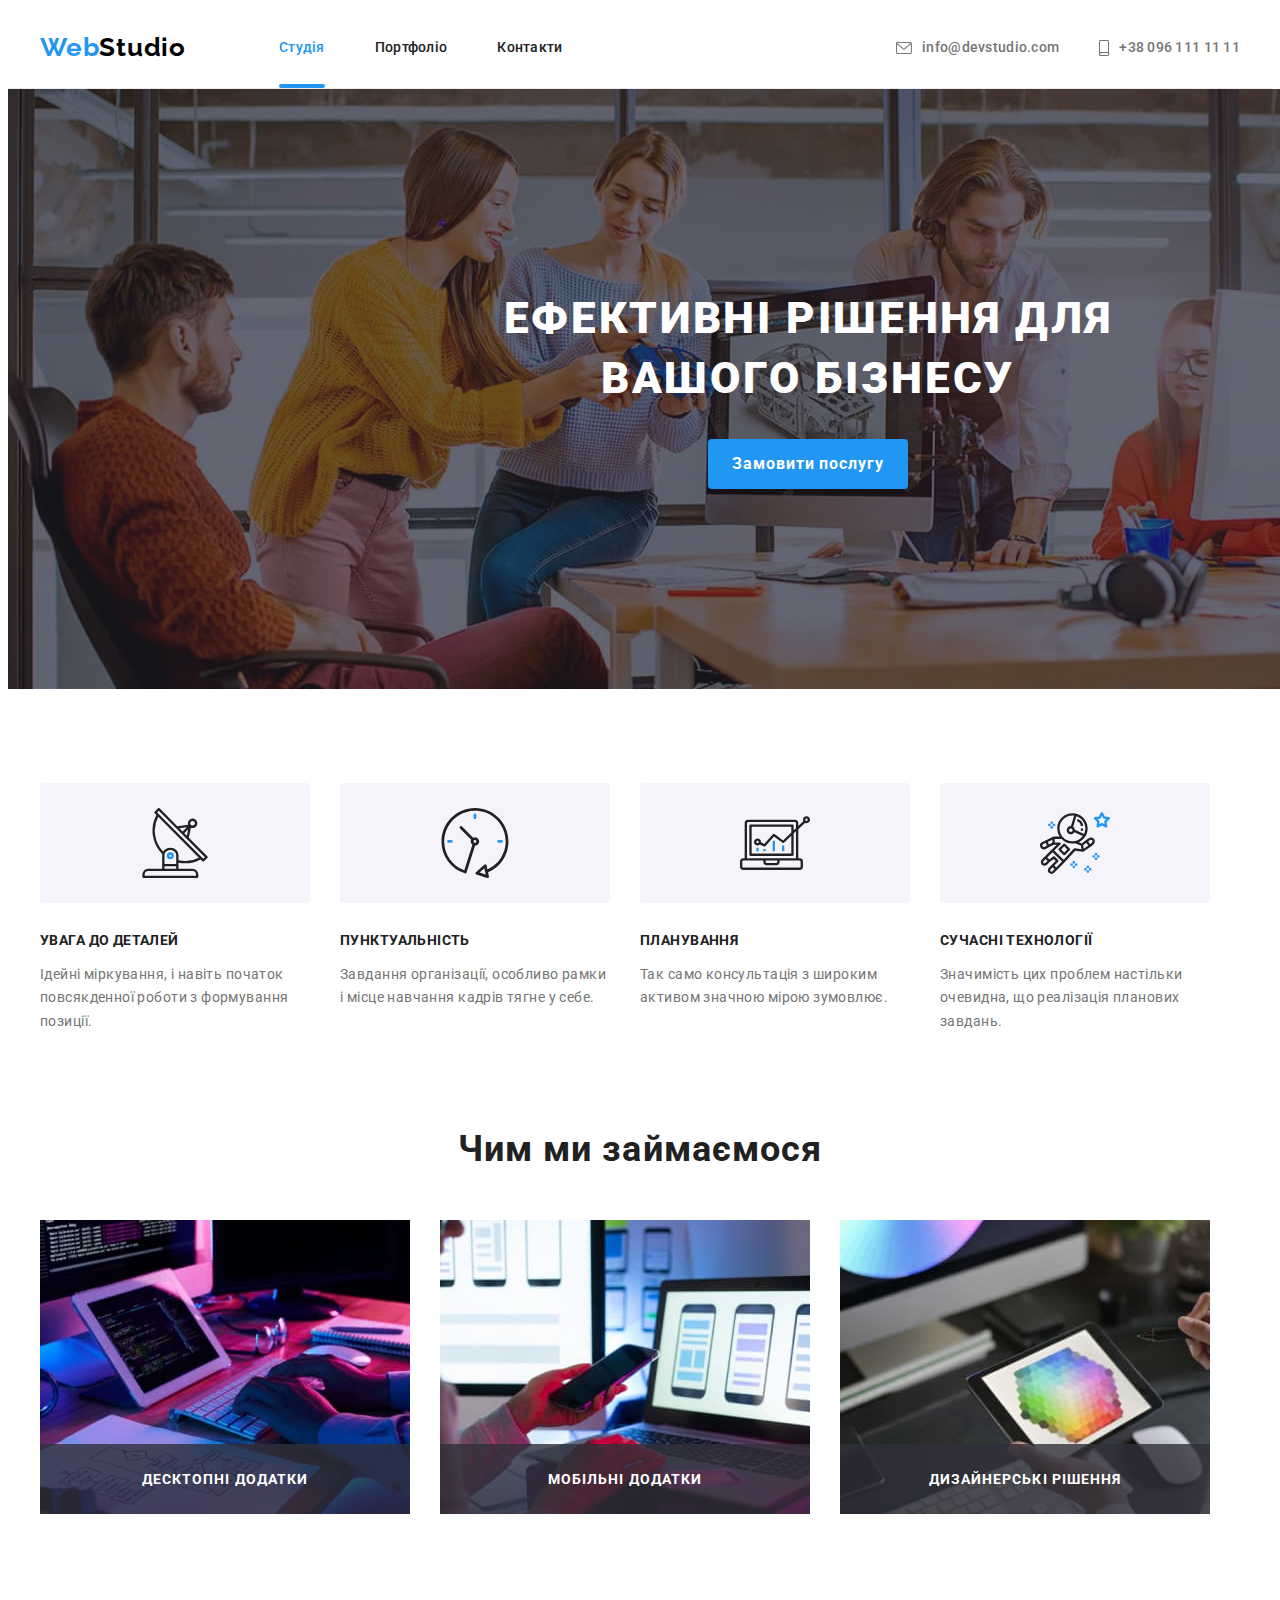
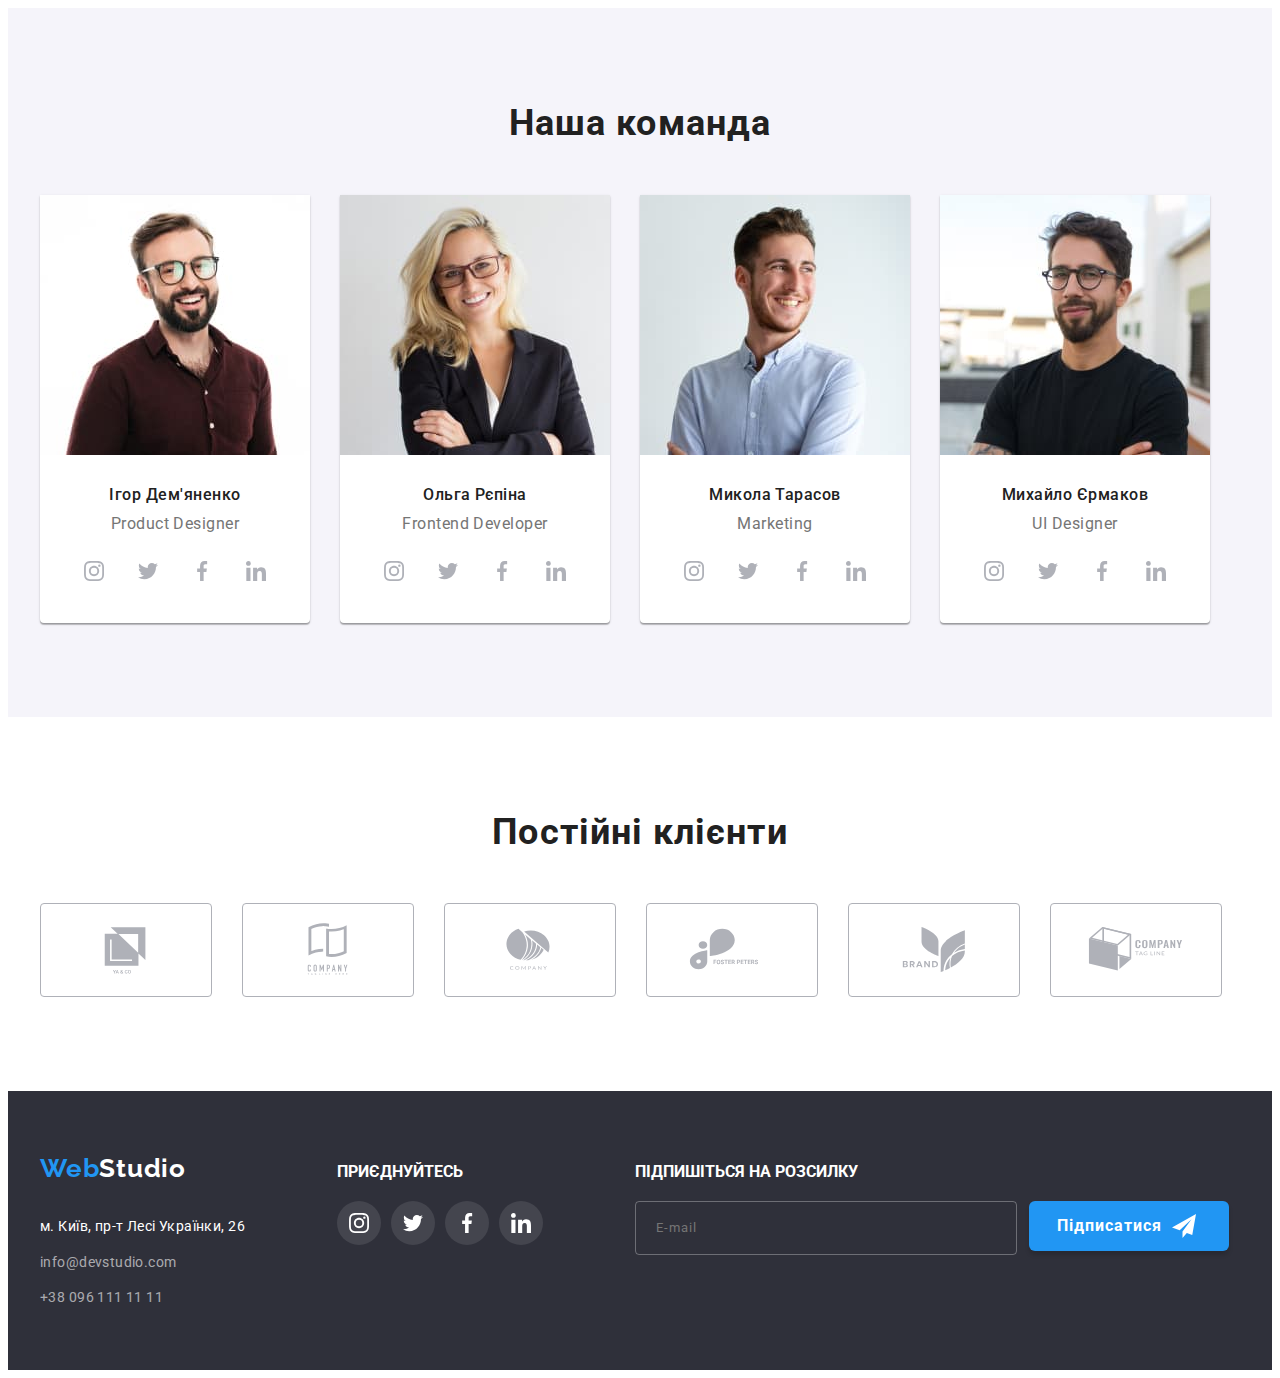
<file: index.html>
<!DOCTYPE html>
<html lang="uk">
<head>
    <meta charset="UTF-8">
    <meta name="viewport" content="width=device-width, initial-scale=1.0">
    <title>Document</title>
    <link rel="preconnect" href="https://fonts.googleapis.com">
    <link rel="preconnect" href="https://fonts.gstatic.com" crossorigin>
    <link href="https://fonts.googleapis.com/css2?family=Raleway:wght@700&family=Roboto:wght@400;500;700;900&display=swap" rel="stylesheet">
    <link rel="stylesheet" href="https://cdnjs.cloudflare.com/ajax/libs/modern-normalize/2.0.0/modern-normalize.min.css" integrity="sha512-4xo8blKMVCiXpTaLzQSLSw3KFOVPWhm/TRtuPVc4WG6kUgjH6J03IBuG7JZPkcWMxJ5huwaBpOpnwYElP/m6wg==" crossorigin="anonymous" referrerpolicy="no-referrer"/>
    <link rel="stylesheet" href="./css/styles.css">
    <link rel="stylesheet" href="./css/main.min.css">
</head>
<body>
<!--Header-->
    <header class="header">
        <div class="container header-flex">
            <a class="logo link" href="./index.html">Web<span class="header-logo">Studio</span></a>
        <nav class="nav">
            <ul class="nav-list list">
                <li class="header-item"><a class="nav-link link current" href="./index.html">Студія</a></li>
                <li class="header-item"><a class="nav-link link" href="./portfolio.html">Портфоліо</a></li>
                <li class="header-item"><a class="nav-link link" href="">Контакти</a></li>
            </ul>
        </nav>
        <ul class="contacts-list list">
            <li class="contacts-item"><a class="contacts-link link" href="mailto:info@devstudio.com"><svg class="icon-envelope" width="16" height="12"><use href="./images/icons.svg#icon-envelope"></use></svg>info@devstudio.com</a></li>
            <li class="contacts-item"><a class="contacts-link link" href="tel:+380961111111"><svg class="icon-smartphone" width="10" height="16"><use href="./images/icons.svg#icon-smartphone"></use></svg>+38 096 111 11 11</a></li>
        </ul>
        </div>
    </header>
    <main class="main">
<!--     Hero     -->
        <section class="hero">
            <div class="container">
            <h1 class="hero-title">ЕФЕКТИВНІ РІШЕННЯ ДЛЯ ВАШОГО БІЗНЕСУ</h1>
            <button class="hero-btn" type="button" data-modal-open>Замовити послугу</button>
            </div>
        </section>
<!--Features-->
        <section class="features section">
            <div class="container">
                <h2 class="features-title visually-hidden">ПЕРЕВАГИ</h2>
                <ul class="features-list list features-flex">
                    <li class="features-item">
                        <div class="features-thumb">
                            <svg class="features-icons" width="70" height="70">
                                <use href="./images/icons.svg#icon-antenna"></use>
                            </svg>
                        </div>
                        <h3 class="features-item-title">УВАГА ДО ДЕТАЛЕЙ</h3>
                        <p class="features-item-description">Ідейні міркування, і навіть початок повсякденної роботи з формування позиції.</p>
                    </li>
                    <li class="features-item">
                        <div class="features-thumb">
                            <svg class="features-icons" width="70" height="70">
                                <use href="./images/icons.svg#icon-clock"></use>
                            </svg>
                        </div>
                        <h3 class="features-item-title">ПУНКТУАЛЬНІСТЬ</h3>
                        <p class="features-item-description">Завдання організації, особливо рамки і місце навчання кадрів тягне у себе.</p>
                    </li>
                    <li class="features-item">
                        <div class="features-thumb">
                            <svg class="features-icons" width="70" height="70">
                                <use href="./images/icons.svg#icon-diagram"></use>
                            </svg>
                        </div>
                        <h3 class="features-item-title">ПЛАНУВАННЯ</h3>
                        <p class="features-item-description">Так само консультація з широким активом значною мірою зумовлює.</p>
                    </li>
                    <li class="features-item">
                        <div class="features-thumb">
                            <svg class="features-icons" width="70" height="70">
                                <use href="./images/icons.svg#icon-astronaut"></use>
                            </svg>
                        </div>
                        <h3 class="features-item-title">СУЧАСНІ ТЕХНОЛОГІЇ</h3>
                        <p class="features-item-description">Значимість цих проблем настільки очевидна, що реалізація планових завдань.</p>
                    </li>
                </ul>
            </div>
        </section>
<!--Ourwork-->
        <section class="ourwork">
            <div class="container">
            <h2 class="ourwork-title">Чим ми займаємося</h2>
            <ul class="ourwork-list list">
                <li class="ourwork-item">
                    <img class="ourwork-img" src="./images/box-1.jpg" alt="розробка сайтів" width="370" height="294">
                    <h3 class="ourwork-direct-title">Десктопні додатки</h3>
                </li>
                <li class="ourwork-item">
                    <img class="ourwork-img" src="./images/box-2.jpg" alt="розробка додатків" width="370" height="294">
                    <h3 class="ourwork-direct-title">Мобільні додатки</h3>
                </li>
                <li class="ourwork-item">
                    <img class="ourwork-img" src="./images/box-3.jpg" alt="послуги дизайнера" width="370" height="294">
                    <h3 class="ourwork-direct-title">Дизайнерські рішення</h3>
                </li>
            </ul>
            </div>
        </section>
<!--Team-->
        <section class="team section">
            <div class="container">
            <h2 class="team-title">Наша команда</h2>
            <ul class="team-list list team-flex">
                <li class="team-item">
                    <img class="team-img" src="images/spec-1.jpg" alt="Product Designer" width="270" height="260">
                    <div class="team-discription">
                        <h3 class="specialist">Ігор Дем'яненко</h3>
                        <p class="position">Product Designer</p>
                            <ul class="team-icon-list list">
                                <li class="team-icon-item">
                                    <a class="team-icon-link" href="">
                                        <svg class="icon-team" width="20" height="20">
                                            <use href="./images/icons.svg#icon-instagram"></use>
                                        </svg>
                                    </a>
                                </li>
                                <li class="team-icon-item">
                                    <a class="team-icon-link" href="">
                                        <svg class="icon-team" width="20" height="20">
                                            <use href="./images/icons.svg#icon-twitter"></use>
                                        </svg>
                                    </a>
                                </li>
                                <li class="team-icon-item">
                                    <a class="team-icon-link" href="">
                                        <svg class="icon-team" width="20" height="20">
                                            <use href="./images/icons.svg#icon-facebook"></use>
                                        </svg>
                                    </a>
                                </li>
                                <li class="team-icon-item">
                                    <a class="team-icon-link" href="">
                                        <svg class="icon-team" width="20" height="20">
                                            <use href="./images/icons.svg#icon-linkedin"></use>
                                        </svg>
                                    </a>
                                </li>
                            </ul>
                    </div>
                </li>
                <li class="team-item">
                    <img class="team-img" src="images/spec-2.jpg" alt="Frontend Developer" width="270" height="260">
                    <div class="team-discription">
                        <h3 class="specialist">Ольга Рєпіна</h3>
                        <p class="position">Frontend Developer</p>
                            <ul class="team-icon-list list">
                                <li class="team-icon-item">
                                    <a class="team-icon-link" href="">
                                        <svg class="icon-team" width="20" height="20">
                                            <use href="./images/icons.svg#icon-instagram"></use>
                                        </svg>
                                    </a>
                                </li>
                                <li class="team-icon-item">
                                    <a class="team-icon-link" href="">
                                        <svg class="icon-team" width="20" height="20">
                                            <use href="./images/icons.svg#icon-twitter"></use>
                                        </svg>
                                    </a>
                                </li>
                                <li class="team-icon-item">
                                    <a class="team-icon-link" href="">
                                        <svg class="icon-team" width="20" height="20">
                                            <use href="./images/icons.svg#icon-facebook"></use>
                                        </svg>
                                    </a>
                                </li>
                                <li class="team-icon-item">
                                    <a class="team-icon-link" href="">
                                        <svg class="icon-team" width="20" height="20">
                                            <use href="./images/icons.svg#icon-linkedin"></use>
                                        </svg>
                                    </a>
                                </li>
                            </ul>                     
                    </div>
                </li>
                <li class="team-item">
                    <img class="team-img" src="images/spec-3.jpg" alt="Marketing" width="270" height="260">
                    <div class="team-discription">
                        <h3 class="specialist">Микола Тарасов</h3>
                        <p class="position">Marketing</p>
                            <ul class="team-icon-list list">
                                <li class="team-icon-item">
                                    <a class="team-icon-link" href="">
                                        <svg class="icon-team" width="20" height="20">
                                            <use href="./images/icons.svg#icon-instagram"></use>
                                        </svg>
                                    </a>
                                </li>
                                <li class="team-icon-item">
                                    <a class="team-icon-link" href="">
                                        <svg class="icon-team" width="20" height="20">
                                            <use href="./images/icons.svg#icon-twitter"></use>
                                        </svg>
                                    </a>
                                </li>
                                <li class="team-icon-item">
                                    <a class="team-icon-link" href="">
                                        <svg class="icon-team" width="20" height="20">
                                            <use href="./images/icons.svg#icon-facebook"></use>
                                        </svg>
                                    </a>
                                </li>
                                <li class="team-icon-item">
                                    <a class="team-icon-link" href="">
                                        <svg class="icon-team" width="20" height="20">
                                            <use href="./images/icons.svg#icon-linkedin"></use>
                                        </svg>
                                    </a>
                                </li>
                            </ul>
                    </div>
                </li>
                <li class="team-item">
                    <img class="team-img" src="images/spec-4.jpg" alt="UI Designer" width="270" height="260">
                    <div class="team-discription">
                        <h3 class="specialist">Михайло Єрмаков</h3>
                        <p class="position">UI Designer</p>
                        <ul class="team-icon-list list">
                            <li class="team-icon-item">
                                <a class="team-icon-link" href="">
                                    <svg class="icon-team" width="20" height="20">
                                        <use href="./images/icons.svg#icon-instagram"></use>
                                    </svg>
                                </a>
                            </li>
                             <li class="team-icon-item">
                                 <a class="team-icon-link" href="">
                                     <svg class="icon-team" width="20" height="20">
                                        <use href="./images/icons.svg#icon-twitter"></use>
                                    </svg>
                                  </a>
                              </li>
                              <li class="team-icon-item">
                                  <a class="team-icon-link" href="">
                                      <svg class="icon-team" width="20" height="20">
                                         <use href="./images/icons.svg#icon-facebook"></use>
                                      </svg>
                                  </a>
                               </li>
                              <li class="team-icon-item">
                                  <a class="team-icon-link" href="">
                                    <svg class="icon-team" width="20" height="20">
                                           <use href="./images/icons.svg#icon-linkedin"></use>
                                    </svg>
                                </a>
                            </li>
                       </ul>
                    </div>
                </li>
            </ul>
            </div>
        </section>
<!--Clients-->
        <section class="clients section">
            <div class="container">
                <h2 class="clients-title">Постійні клієнти</h2>
                <ul class="clients-list list clients-flex">
                    <li class="clients-item">
                        <a class="clients-link" href="#">
                            <svg class="icon-clients logo-1" width="106" height="60">
                                <use href="./images/icons.svg#icon-Logo-1"></use>
                            </svg>
                        </a>
                    </li>
                    <li class="clients-item">
                        <a class="clients-link" href="#">
                            <svg class="icon-clients logo-2" width="106" height="60">
                                <use href="./images/icons.svg#icon-Logo-2"></use>
                            </svg>
                        </a>
                    </li>
                    <li class="clients-item">
                        <a class="clients-link" href="#">
                            <svg class="icon-clients logo-3" width="106" height="60">
                                <use href="./images/icons.svg#icon-Logo-3"></use>
                            </svg>
                        </a>
                    </li>
                    <li class="clients-item">
                        <a class="clients-link" href="#">
                            <svg class="icon-clients  logo-4" width="106" height="60">
                                <use href="./images/icons.svg#icon-Logo-4"></use>
                            </svg>
                        </a>
                    </li>
                    <li class="clients-item">
                        <a class="clients-link" href="#">
                            <svg class="icon-clients logo-5" width="106" height="60">
                                <use href="./images/icons.svg#icon-Logo-5"></use>
                            </svg>
                        </a>
                    </li>
                    <li class="clients-item">
                        <a class="clients-link" href="#">
                            <svg class="icon-clients logo-6" width="106" height="60">
                                <use href="./images/icons.svg#icon-Logo-6"></use>
                            </svg>
                        </a>
                    </li>
                    <li>
                </ul>
            </div>
        </section>
    </main>
<!--Footer-->
    <footer class="footer">
        <div class="container footer-flex">
            <div>
                <a class="logo link" href="./index.html">Web<span class="footer-logo">Studio</span></a>
                <address class="address">
                    <ul class="address-list list">
                        <li class="address-item"><a class="address-link link white" href="https://maps.app.goo.gl/v4ypFMoWeBiSKtRn6" target="_blank"  rel="noreferrer noopener">м. Київ, пр-т Лесі Українки, 26</a></li>
                        <li class="address-item"><a class="address-link link" href="mailto:info@devstudio.com">info@devstudio.com</a></li>
                        <li class="address-item"><a class="address-link link" href="tel:+380961111111">+38 096 111 11 11</a></li>
                    </ul>
                </address>
            </div>
            <div class="footer-socials">
                <p class="footer-socials-title">приєднуйтесь</p>
                <ul class="footer-socials-list list">
                    <li class="footer-socials-item">
                        <a class="footer-socials-link" href="#">
                            <svg class="icon-footer-socials" width="20" height="20">
                                <use href="./images/icons.svg#icon-instagram"></use>
                            </svg>
                        </a>
                    </li>
                    <li class="footer-socials-item">
                        <a class="footer-socials-link" href="#">
                            <svg class="icon-footer-socials" width="20" height="20">
                                <use href="./images/icons.svg#icon-twitter"></use>
                            </svg>
                        </a>
                    </li>
                    <li class="footer-socials-item">
                        <a class="footer-socials-link" href="#">
                            <svg class="icon-footer-socials" width="20" height="20">
                                <use href="./images/icons.svg#icon-facebook"></use>
                            </svg>
                        </a>
                    </li>
                    <li class="footer-socials-item">
                       <a class="footer-socials-link" href="#">
                            <svg class="icon-footer-socials" width="20" height="20">
                                <use href="./images/icons.svg#icon-linkedin"></use>
                            </svg>
                        </a>
                    </li>
                </ul>
            </div>
            <form class="footer-form">
                <p class="footer-form-title">Підпишіться на розсилку</p>
                <div class="footer-form-flex">
                    <!-- <div class="footer-form-field"> -->
                        <!-- <label class="footer-field">
                            <input class="footer-input" type="text" name="subscripe">
                            <span class="footer-label">E-mail</span>
                        </label> -->
                            <input class="footer-input" type="text" name="subscripe" placeholder="E-mail">
                    <!-- </div> -->
                    <button class="footer-btn" type="submit">Підписатися
                        <svg class="icon-subscripe-send" width="24" height="24">
                            <use href="./images/icons.svg#icon-subscripe-send"></use>
                        </svg>
                    </button>
                </div>
                <!-- <div class="footer-form-subscripe">
                    <form class="form-subscripe" action=""> -->
                        <!-- <label for="email">E-mail</label> -->
                        <!-- <input type="text" name="email-subscripe" id="email" placeholder="E-mail" />
                    </form>
                    <Button class="footer-btn" type="submit">Підписатися
                        <svg class="icon-subscripe-send" width="24" height="24">
                            <use href="./images/icons.svg#icon-subscrip-send"></use>
                        </svg></Button>
                </div> -->
            </form>
        </div>
    </footer>
    <!--Modal-->
    <div class="backdrop is-hidden" data-modal>
        <div class="modal">
            <h2 class="modal-title">Залиште свої дані, ми вам передзвонимо</h2>
            <button class="modal-close-btn" data-modal-close>
                <svg class="icon-modal-close" width="18" height="18">
                    <use href="./images/icons.svg#icon-close-black"></use>
                </svg>
            </button>
            <form class="modal-form" >
                <div class="form-flex">
                    <div class="form-field person">
                        <label class="form-label">Ім'я
                            <input class="form-input" type="text" name="person">
                            <svg class="icon-person" width="32" height="32">
                                <use href="./images/icons.svg#icon-person"></use>
                            </svg>    
                        </label>
                    </div>
                    <div class="form-field">
                        <label class="form-label">Телефон
                            <input class="form-input" type="text" name="phone">
                            <svg class="icon-phone" width="32" height="32">
                                <use href="./images/icons.svg#icon-phone"></use>
                            </svg>    
                        </label>
                    </div>
                    <div class="form-field">
                        <label class="form-label">Пошта
                            <input class="form-input" type="text" name="email">
                            <svg class="icon-email" width="32" height="32">
                                <use href="./images/icons.svg#icon-email"></use>
                            </svg>    
                        </label>
                    </div>
                    <div class="form-field">
                        <!-- <p class="messange">Коментар</p> -->
                        <label class="form-comment">Коментар
                            <!-- <span class="comment-label">Коментар</span> -->
                            <textarea class="comment" id="comment" placeholder="Введіть текст" rows="6"></textarea>
                        </label>
                    </div>
                    <label class="policy-option">
                        <input class="checkbox" type="checkbox" name="policy" />
                        <span class="icon-check"></span>
                        Погоджуюся з розсилкою та приймаю <a class="policy-link"> Умови договору</a>
                    </label>
                    <button class="modal-submit-btn" type="submit">Відправити</button>
                </div>
                <!-- <div class="form-flex">
                    <div class="form-field">
                        <p class="form-field-title">Ім'я</p>
                        <input type="text" class="form-input" name="name" id="name" autofocus />
                        <label for="name" class="form-label name">
                            <svg class="icon-form-field" width="24" height="24">
                                <use href="./images/icons.svg#icon-person-black"></use>
                            </svg>
                        </label>
                    </div>
                    <div class="form-field">
                        <p class="form-field-title">Телефон</p>
                        <input type="text" class="form-input" name="tel" id="tel" />
                        <label for="tel" class="form-label tel">
                            <svg class="icon-form-field" width="24" height="24">
                                <use href="./images/icons.svg#icon-phone-black"></use>
                            </svg>
                        </label>
                    </div>
                    <div class="form-field">
                        <p class="form-field-title">Пошта</p>
                        <input class="form-input" type="text" class="form-input" name="email" id="email" />
                        <label for="email-1" class="form-label email">
                            <svg class="icon-form-field" width="24" height="24">
                                <use href="./images/icons.svg#icon-email-black"></use>
                            </svg>
                        </label>
                    </div>
                    <div class="form-field">
                        <p class="form-field-title">Коментар</p>
                        <label for="comment"></label>
                        <textarea name="comment" id="comment" placeholder="Введіть текст" rows="10"></textarea>
                    </div>
                    <label class="policy-option">
                        <input class="checkbox" type="checkbox" name="policy" />
                        <span class="icon-check"></span>
                        Погоджуюся з розсилкою та приймаю <a class="policy-link"> Умови договору</a>
                    </label>
                    <button class="modal-submit-btn" type="submit">Відправити</button>
                </div> -->
            </form>
        </div>
    </div>
    <script src="./js/modal.js"></script>
</body>
</html>
</file>
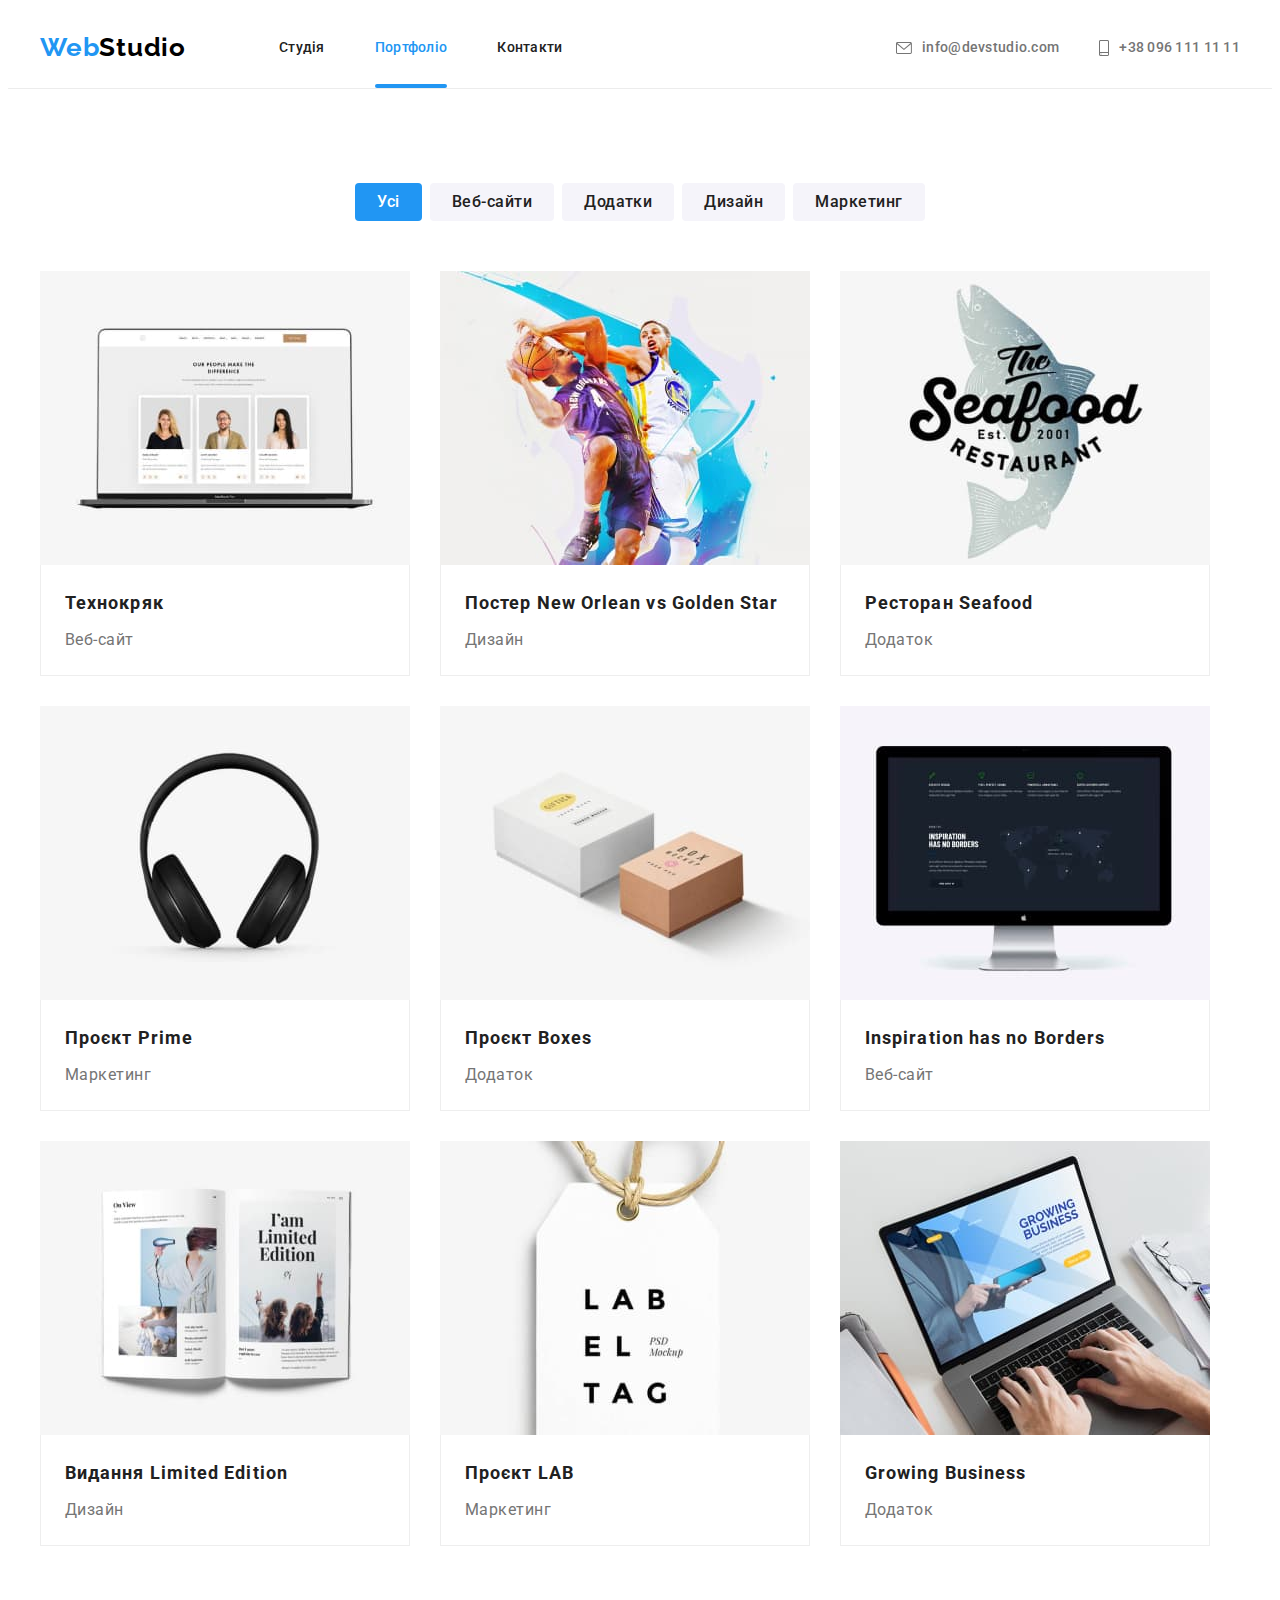
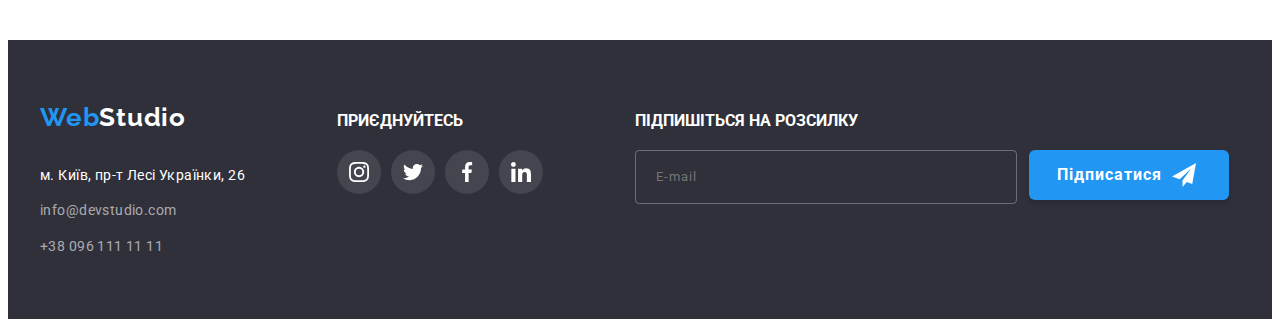
<file: portfolio.html>
<!DOCTYPE html>
<html lang="uk">
<head>
    <meta charset="UTF-8">
    <meta name="viewport" content="width=device-width, initial-scale=1.0">
    <title>Document</title>
    <link rel="preconnect" href="https://fonts.googleapis.com">
    <link rel="preconnect" href="https://fonts.gstatic.com" crossorigin>
    <link href="https://fonts.googleapis.com/css2?family=Raleway:wght@700&family=Roboto:wght@400;500;700;900&display=swap" rel="stylesheet">
    <link rel="stylesheet" href="https://cdnjs.cloudflare.com/ajax/libs/modern-normalize/2.0.0/modern-normalize.min.css" integrity="sha512-4xo8blKMVCiXpTaLzQSLSw3KFOVPWhm/TRtuPVc4WG6kUgjH6J03IBuG7JZPkcWMxJ5huwaBpOpnwYElP/m6wg==" crossorigin="anonymous" referrerpolicy="no-referrer"/>
    <link rel="stylesheet" href="./css/styles.css">
</head>
<body>
<!--Header-->
<header class="header">
    <div class="container header-flex">
        <a class="logo link" href="./index.html">Web<span class="header-logo">Studio</span></a>
    <nav class="nav">
        <ul class="nav-list list">
            <li class="header-item"><a class="nav-link link" href="./index.html">Студія</a></li>
            <li class="header-item"><a class="nav-link link current" href="./portfolio.html">Портфоліо</a></li>
            <li class="header-item"><a class="nav-link link" href="">Контакти</a></li>
        </ul>
    </nav>
    <ul class="contacts-list list">
        <li class="contacts-item"><a class="contacts-link link" href="mailto:info@devstudio.com"><svg class="icon-envelope" width="16" height="12"><use href="./images/icons.svg#icon-envelope"></use></svg>info@devstudio.com</a></li>
        <li class="contacts-item"><a class="contacts-link link" href="tel:+380961111111"><svg class="icon-smartphone" width="10" height="16"><use href="./images/icons.svg#icon-smartphone"></use></svg>+38 096 111 11 11</a></li>
    </ul>
    </div>
</header>
    <main class="main">
        <section class="portfolio section">
           <div class="container">
            <h2 class="portfolio-title visually-hidden">ПОРТФОЛІО</h2>
            <ul class="portfolio-list list">
                <li class="portfolio-item"><button class="portfolio-btn active" type="button">Усі</button></li>
                <li class="portfolio-item"><button class="portfolio-btn" type="button">Веб-сайти</button></li>
                <li class="portfolio-item"><button class="portfolio-btn" type="button">Додатки</button></li>
                <li class="portfolio-item"><button class="portfolio-btn" type="button">Дизайн</button></li>
                <li class="portfolio-item"><button class="portfolio-btn" type="button">Маркетинг</button></li>
            </ul>
            <ul class="projects-list list">
                <li class="project-item">
                    <a class="project-link link" href="">
                        <div class="project-thumb">
                            <img class="portfolio-img" src="images/project-1.jpg" alt="Веб-сайт" width="370" height="294">
                        </div>
                        <div class="project-discription">
                            <h3 class="project-title">Технокряк</h3>
                            <p class="product">Веб-сайт</p>
                        </div>
                    </a>
                </li>
                <li class="project-item">
                    <a class="project-link link" href="">
                        <div class="project-thumb">
                            <img class="portfolio-img" src="images/project-2.jpg" alt="Дизайн" width="370" height="294">
                        </div>    
                        <div class="project-discription">
                            <h3 class="project-title">Постер New Orlean vs Golden Star</h3>
                            <p class="product">Дизайн</p>
                        </div>
                    </a>
                </li>
                <li class="project-item">
                    <a class="project-link link" href="">
                        <div class="project-thumb">
                            <img class="portfolio-img" src="images/project-3.jpg" alt="Додаток" width="370" height="294">
                        </div>    
                        <div class="project-discription">
                            <h3 class="project-title">Ресторан Seafood</h3>
                            <p class="product">Додаток</p>
                        </div>
                    </a>
                </li>
                <li class="project-item">
                    <a class="project-link link" href="">
                        <div class="project-thumb">
                            <img class="portfolio-img" src="images/project-4.jpg" alt="Маркетинг" width="370" height="294">
                        </div>    
                        <div class="project-discription">
                            <h3 class="project-title">Проєкт Prime</h3>
                            <p class="product">Маркетинг</p>
                        </div>
                    </a>
                </li>
                <li class="project-item">
                    <a class="project-link link" href="">
                        <div class="project-thumb">
                            <img class="portfolio-img" src="images/project-5.jpg" alt="Додаток" width="370" height="294">
                        </div>    
                        <div class="project-discription">
                            <h3 class="project-title">Проєкт Boxes</h3>
                            <p class="product">Додаток</p>
                        </div>
                    </a>
                </li>
                <li class="project-item">
                    <a class="project-link link" href="">
                        <div class="project-thumb">
                            <img class="portfolio-img" src="images/project-6.jpg" alt="Веб-сайт" width="370" height="294">
                        </div>    
                        <div class="project-discription">
                            <h3 class="project-title">Inspiration has no Borders</h3>
                            <p class="product">Веб-сайт</p>
                        </div>
                    </a>
                </li>
                <li class="project-item">
                    <a class="project-link link" href="">
                        <div class="project-thumb">
                            <img class="portfolio-img" src="images/project-7.jpg" alt="Дизайн" width="370" height="294">
                        </div>   
                        <div class="project-discription">
                            <h3 class="project-title">Видання Limited Edition</h3>
                            <p class="product">Дизайн</p>
                        </div>
                    </a>
                </li>
                <li class="project-item">
                    <a class="project-link link" href="">
                        <div class="project-thumb">
                            <img class="portfolio-img" src="images/project-8.jpg" alt="Маркетинг" width="370" height="294">
                        </div>    
                        <div class="project-discription">
                            <h3 class="project-title">Проєкт LAB</h3>
                            <p class="product">Маркетинг</p>
                        </div>
                    </a>
                </li>
                <li class="project-item">
                    <a class="project-link link" href="">
                        <div class="project-thumb">
                            <img class="portfolio-img" src="images/project-9.jpg" alt="Додаток" width="370" height="294">
                        </div>    
                        <div class="project-discription">
                            <h3 class="project-title">Growing Business</h3>
                            <p class="product">Додаток</p>
                        </div>
                    </a>
                </li>
            </ul>
           </div>
        </section>
    </main>
<!--Footer-->
<footer class="footer">
    <div class="container footer-flex">
        <div>
            <a class="logo link" href="./index.html">Web<span class="footer-logo">Studio</span></a>
            <address class="address">
                <ul class="address-list list">
                    <li class="address-item"><a class="address-link link white" href="https://maps.app.goo.gl/v4ypFMoWeBiSKtRn6" target="_blank"  rel="noreferrer noopener">м. Київ, пр-т Лесі Українки, 26</a></li>
                    <li class="address-item"><a class="address-link link" href="mailto:info@devstudio.com">info@devstudio.com</a></li>
                    <li class="address-item"><a class="address-link link" href="tel:+380961111111">+38 096 111 11 11</a></li>
                </ul>
            </address>
        </div>
        <div class="footer-socials">
            <h3 class="footer-socials-title">приєднуйтесь</h3>
            <ul class="footer-socials-list list">
                <li class="footer-socials-item">
                    <a class="footer-socials-link" href="#">
                        <svg class="icon-footer-socials" width="20" height="20">
                            <use href="./images/icons.svg#icon-instagram"></use>
                        </svg>
                    </a>
                </li>
                <li class="footer-socials-item">
                    <a class="footer-socials-link" href="#">
                        <svg class="icon-footer-socials" width="20" height="20">
                            <use href="./images/icons.svg#icon-twitter"></use>
                        </svg>
                    </a>
                </li>
                <li class="footer-socials-item">
                    <a class="footer-socials-link" href="#">
                        <svg class="icon-footer-socials" width="20" height="20">
                            <use href="./images/icons.svg#icon-facebook"></use>
                        </svg>
                    </a>
                </li>
                <li class="footer-socials-item">
                   <a class="footer-socials-link" href="#">
                        <svg class="icon-footer-socials" width="20" height="20">
                            <use href="./images/icons.svg#icon-linkedin"></use>
                        </svg>
                    </a>
                </li>
            </ul>
        </div>
        <form class="footer-form">
            <h3 class="footer-form-title">Підпишіться на розсилку</h3>
            <div class="footer-form-flex">
                <!-- <div class="footer-form-field"> -->
                    <!-- <label class="footer-field">
                        <input class="footer-input" type="text" name="subscripe">
                        <span class="footer-label">E-mail</span>
                    </label> -->
                    <input class="footer-input" type="text" name="subscripe" placeholder="E-mail">
                <!-- </div> -->
                <button class="footer-btn" type="submit">Підписатися
                    <svg class="icon-subscripe-send" width="24" height="24">
                        <use href="./images/icons.svg#icon-subscripe-send"></use>
                    </svg>
                </button>
            </div>
            <!-- <div class="footer-form-subscripe">
                <form class="form-subscripe" action=""> -->
                    <!-- <label for="email">E-mail</label> -->
                    <!-- <input type="text" name="email-subscripe" id="email" placeholder="E-mail" />
                </form>
                <Button class="footer-btn" type="submit">Підписатися
                    <svg class="icon-subscripe-send" width="24" height="24">
                        <use href="./images/icons.svg#icon-subscrip-send"></use>
                    </svg></Button>
            </div> -->
        </form>
    </div>
</footer>
</body>
</html
</file>
<file: css/styles.css>
:root {

    --main-font: 'Roboto', sans-serif;
    --secondary-font: 'Raleway', sans-serif;
    --first-title-color: #FFFFFF;
    --secondary-title-color: #212121;
    --text-color: #757575;
    --icon-color: #AFB1B8;
    --akcent-color: #2196F3;
    --white-color: #FFFFFF;
    --black-color:#000000;
    --dark-bg-color: #2F303A;
    --white-bg-color: #FFFFFF;
    --bg-color-item: #F5F4FA;
    --border-grey: #EEEEEE;
    --border-header: #ECECEC;
    --timing-function: cubic-bezier(0.4,0,0.2,1);
    --duration: 250ms;
}

html {
    scroll-behavior: smooth;
}

body {
    font-family: var(--main-font);
}

.container {
    margin-left: auto;
    margin-right: auto;
    width: 1200px;
    padding-left: 15px;
    padding-right: 15px;
}

.section {
    padding: 94px 0;
}
.link {
    text-decoration: none;
    color: currentColor;
}

.list {
    padding: 0;
    margin: 0;
    list-style: none;
}

.header,
.features,
.ourwork {
    background-color: var(--white-bg-color);
}

.header {
    border-bottom: 1px solid var(--border-header);
}

.logo {
    color: var(--akcent-color);
    font-family: var(--secondary-font);
    font-size: 26px;
    font-weight: 700;
    line-height: 1.38;
    letter-spacing: 0.78px;
}

.logo:hover,
.logo:focus {
    
}

.header-logo {
    color: var(--black-color);
}

.nav {
    margin-left: 93px;
}

.nav-list {
    display: flex;
}

.header-item + .header-item {
    margin-left: 50px;
}

.header-item {

}

.header-item:hover {
    color: var(--akcent-color);
}

.nav-link {
    display: block;
    padding-top: 32px;
    padding-bottom: 32px;
    position: relative;
    color: var(--secondary-title-color);
    font-size: 14px;
    font-weight: 500;
    line-height: 1.14;
    letter-spacing: 0.28px;
    transition: color var(--duration) var(--timing-function);
}

.nav-link:hover,
.nav-link:focus {
    color: var(--akcent-color);
}

.nav-link::after {
    content: "";
    position: absolute;
    left: 0;
    bottom: 0;
    display: block;
    width: 100%;
    height: 4px;
    border-radius: 2px;
    background-color: var(--akcent-color);
    opacity: 0;
}

.current.nav-link::after {
    opacity: 1;
}

.current {
    color: var(--akcent-color);
}

.contacts-list {
    display: flex;
    margin-left: auto;
}

.contacts-link {
    display: flex;
    align-items: center;
    padding-top: 32px;
    padding-bottom: 32px;
    color: var(--text-color);
    font-family: inherit;
    font-size: 14px;
    font-weight: 500;
    line-height: 1.14;
    letter-spacing: 0.28px;
    transition: color var(--duration) var(--timing-function);
}

.icon-envelope {
    /* width: 16px;
    height: 12px; */
    margin-right: 10px;
    fill: currentColor;
}

.icon-smartphone {
    /* width: 10px;
    height: 16px; */
    margin-right: 10px;
    fill:  currentColor;
}

.contacts-link:hover,
.contacts-link:focus {
    color: var(--akcent-color);
}

.contacts-item + .contacts-item {
    margin-left: 40px;
}

.header-flex {
    display: flex;
    align-items: center;
}

.hero {
    width: 1600px;
    margin-left: auto;
    margin-right: auto;
    background-color: #C4C4C4;
    background-image: linear-gradient(to right, rgba(47,48,58,0.4), rgba(47,48,58,0.4)), url(../images/bg-hero.jpg);
    background-repeat: no-repeat;
    background-position: center;
    background-size: cover;
    text-align: center;
    padding-top: 200px;
    padding-bottom: 200px;
}

.hero-title {
    margin: 0 auto;
    width: 700px;
    margin-bottom: 30px;
    color: var(--first-title-color);
    font-size: 44px;
    font-weight: 900;
    line-height: 1.36;
    letter-spacing: 2.64px;
    text-transform: uppercase;
}

.hero-btn {
    display: inline-block;
    color: var(--white-color);
    font-family: inherit;
    background-color: var(--akcent-color);
    font-size: 16px;
    font-weight: 700;
    line-height: 1.87;
    letter-spacing: 0.96px;
    border: var(--akcent-color);
    border-radius: 4px;
    padding: 10px 24px;
    min-width: 200px;
    cursor: pointer;
    box-shadow: 0px 4px 4px 0px rgba(0, 0, 0, 0.15);
    transition: color var(--duration) var(--timing-function), background-color var(--duration) var(--timing-function);
}

.hero-btn:hover,
.hero-btn:focus {
    color: var(--akcent-color);
    background-color: var(--white-bg-color);
}

.features-flex {
    display: flex;
}

.visually-hidden {
    position: absolute;
    width: 1px;
    height: 1px;
    margin: -1px;
    border: 0;
    padding: 0;
    
    white-space: nowrap;
    clip-path: inset(100%);
    clip: rect(0 0 0 0);
    overflow: hidden;
  }

.features-item {
    width: 270px;
}

.features-thumb {
    display: flex;
    align-items: center;
    justify-content: center;
    height: 120px;
    background-color: var(--bg-color-item);
    border-radius: 4px;
    margin-bottom: 30px;
}

.features-icons {
    /* width: 70px;
    height: 70px; */
}

.features-item + .features-item {
    margin-left: 30px;
 }

.features-item-title {
    color: var(--secondary-title-color);
    margin-top: 0;
    margin-bottom: 100;
    font-size: 14px;
    font-style: normal;
    line-height: 1.14;
    letter-spacing: 0.42px;
    text-transform: uppercase;
}

.features-item-description {
    margin: 0;
    color: var(--text-color);
    font-size: 14px;
    font-weight: 400;
    line-height: 1.71;
    letter-spacing: 0.42px;
}

.ourwork {
    padding-bottom: 94px;
}

.ourwork-title {
    margin: 0;
    margin-bottom: 50px;
    color: var(--secondary-title-color);
    text-align: center;
    font-size: 36px;
    font-weight: 700;
    line-height: 1.17;
    letter-spacing: 1.08px;
}

.ourwork-list {
    display: flex;
}

.ourwork-item {
    position: relative;
}

.ourwork-item + .ourwork-item {
    margin-left: 30px;
}

.ourwork-img {
    display: block;
}

.ourwork-direct-title {
    position: absolute;
    left: 0;
    bottom: 0;
    right: 0;
    display: flex;
    justify-content: center;
    align-items: center;
    margin: 0;
    height: 70px;
    font-size: 14px;
    color: var(--first-title-color);
    background-color: rgba(47,48,58,0.8);

    font-weight: 700;
    letter-spacing: 1.03px;
    text-transform: uppercase;
}

.team {
    background-color: var(--bg-color-item);
}

.team-flex {
    display: flex;
}

.team-item {
    background-color: var(--white-bg-color);
    border-radius: 0px 0px 4px 4px;
    box-shadow: 0px 2px 1px 0px rgba(0, 0, 0, 0.20), 0px 1px 1px 0px rgba(0, 0, 0, 0.14), 0px 1px 3px 0px rgba(0, 0, 0, 0.12);
}

.team-item + .team-item {
    margin-left: 30px;
}

.team-title {
    margin: 0;
    margin-bottom: 50px;
    color: var(--secondary-title-color);
    text-align: center;
    font-size: 36px;
    font-weight: 700;
    line-height: 1.17;
    letter-spacing: 1.08px;
}

.team-img {
    display: block;
}

.team-discription {
    padding-top: 30px;
    padding-bottom: 30px;
}

.specialist {
    margin-top: 0;
    margin-bottom: 10px;
    color: var(--secondary-title-color);
    text-align: center;
    font-size: 16px;
    font-weight: 500;
    line-height: 1.19;
    letter-spacing: 0.48px;
}

.position {
    margin: 0;
    margin-bottom: 16px;
    color: var(--text-color);
    text-align: center;
    font-size: 16px;
    font-weight: 400;
    line-height: 1.19;
    letter-spacing: 0.48px;
}

.team-icon-list {
    display: flex;
    justify-content: center;
    gap: 10px;
    margin-left: auto;
    margin-right: auto;
}

/* .team-icon-item {
    margin-left: 10px;
}

.team-icon-item:first-child {
    margin-left: 0;
} */

.team-icon-link {
    display: flex;
    align-items: center;
    justify-content: center;
    width: 44px;
    height: 44px;
    color: var(--icon-color);
    background-color: var(--white-bg-color);
    border-radius: 50%;
    transition: color var(--duration) var(--timing-function), background-color var(--duration) var(--timing-function);
}

.icon-team {
    /* width: 20px;
    height: 20px; */
    fill: currentColor;
}

.team-icon-link:hover,
.team-icon-link:focus {
    background-color: var(--akcent-color);
    border-radius: 50%;
    color: var(--white-color);
}

.clients-title {
    margin: 0;
    margin-bottom: 50px;
    color: var(--secondary-title-color);
    text-align: center;
    font-size: 36px;
    font-weight: 700;
    line-height: 1.17;
    letter-spacing: 1.08px;
}

.clients-flex {
    display: flex;
    gap: 30px;
}

.clients-item {
}

.clients-link {
    display: flex;
    align-items: center;
    justify-content: center;
    height: 92px;
    width: 170px;
    color: var(--icon-color);
    border: 1px solid var(--icon-color);
    border-radius: 4px;
    transition: color var(--duration) var(--timing-function), border var(--duration) var(--timing-function);
}

.clients-link:hover,
.clients-link:focus {
    color: var(--akcent-color);
    border: 1px solid var(--akcent-color);
}
.icon-clients {
    /* width: 106px;
    height: 60px; */
    fill: currentColor;
}

.footer {
    background-color: var(--dark-bg-color);
    padding-top: 60px;
    padding-bottom: 60px;
}

.footer-logo {
    color: var(--white-color);
}

.address {
    margin-top: 28px;
}

.address-link {
    color: rgba(255, 255, 255, 0.60);
    font-size: 14px;
    font-style: normal;
    line-height: 1.71;
    letter-spacing: 0.42px;
}

.address-item + .address-item {
    margin-top: 12px;
}

.white {
    color: var(--white-color);
}

.footer-flex {
    display: flex;
    align-items: baseline;
}

.footer-socials,
.footer-form {
    margin-left: 92px;
}

.footer-socials-title {
    margin-top: 0;
    margin-bottom: 20px;
    font-family: var(--main-font);
    font-size: 16px;
    font-weight: 700;
    line-height: 1.2;
    font-style: normal;
    line-height: 1.14;
    text-transform: uppercase;
    color: var(--first-title-color);
}

.footer-socials-list {
    display: flex;
    justify-content: space-between;
    gap:10px;
    width: 206px;
}

.footer-socials-link {
    display: flex;
    align-items: center;
    justify-content: center;
    width: 44px;
    height: 44px;
    background-color: rgba(255, 255, 255, 0.1);
    border-radius: 50%;
    color: var(--first-title-color);
    transition: background-color var(--duration) var(--timing-function);
}

.footer-socials-link:hover,
.footer-socials-link:focus {
    background-color: var(--akcent-color);
}

.icon-footer-socials {
    /* width: 20px;
    height: 20px; */
    fill:currentColor;
}


.footer-form {

}

.footer-form-flex {
    display: flex;
}

.footer-form-title {
    margin-top: 0;
    margin-bottom: 20px;
    font-family: var(--main-font);
    font-size: 16px;
    font-weight: 700;
    line-height: 1.2;
    font-style: normal;
    line-height: 1.14;
    text-transform: uppercase;
    color: var(--first-title-color);
}

.footer-form-field {
    position: relative;
}

.footer-field {
    position: relative;
    /* top: 100px;
    left: 100px; */
    color: rgba(255, 255, 255, 0.60);
}

.footer-label {
    position: absolute;
    top: 50%;
    left: 20px;
    transform: translateY(-50%);
    transition: opacity var(--duration) var(--timing-function);
}

.footer-input {
    width: 358px;
    height: 50px;
    padding-left: 20px;
    border-radius: 4px;
    border: 1px solid rgba(255, 255, 255, 0.3);
    font-family: var(--main-font);
    /* font-style: 16px; */
    font-weight: 400;
    line-height: 1.25;
    letter-spacing: 1.03px;
    color: rgba(255, 255, 255, 0.60);
    background-color: transparent;
    outline: none;
}

/* .footer-input:not(:placeholder-shown) + .email-prompt {
    opacity: 0;
} */

.footer-field:focus-within > .footer-label {
    opacity: 0;
}


/* .footer-form-subscripe {
    display: flex;
} */

.footer-btn {
    display: flex;
    align-items: center;
    /* display: inline-block; */
    color: var(--white-color);
    font-family: inherit;
    background-color: var(--akcent-color);
    font-size: 16px;
    font-weight: 700;
    line-height: 1.87;
    letter-spacing: 0.96px;
    border: var(--akcent-color);
    border-radius: 6px;
    padding: 10px 28px;
    margin-left: 12px;
    min-width: 200px;
    max-height:50px;
    cursor: pointer;
    box-shadow: 0px 4px 4px 0px rgba(0, 0, 0, 0.15);
    transition: color var(--duration) var(--timing-function), background-color var(--duration) var(--timing-function);
}

.icon-subscripe-send {
    margin-left: 10px;
    fill: var(--white-color);
}

.form-subscripe > input {
    width: 358px;
    height: 50px;
    border-radius: 4px;
    font-family: var(--main-font);
    /* font-style: 16px; */
    font-weight: 400;
    line-height: 1.25;
    letter-spacing: 1.03px;
    color: rgba(255, 255, 255, 0.60);

}

.portfolio-btn {
    padding: 6px 22px;
    color: var(--secondary-title-color);
    background-color: var(--bg-color-item);
    text-align: center;
    font-family: Roboto;
    font-family: inherit;
    font-size: 16px;
    font-style: normal;
    font-weight: 500;
    line-height: 1.62;
    letter-spacing: 0.48px;
    cursor: pointer;
    border: none;
    border-radius: 4px;
    transition: color var(--duration) var(--timing-function), background-color var(--duration) var(--timing-function), box-shadow var(--duration) var(--timing-function);
}

.portfolio-btn:hover,
.portfolio-btn:focus {
    color: var(--white-color);
    background-color: var(--akcent-color);
    box-shadow: 0px 3px 1px 0px rgba(0, 0, 0, 0.10), 0px 1px 2px 0px rgba(0, 0, 0, 0.08), 0px 2px 2px 0px rgba(0, 0, 0, 0.12);
}

.active {
    color: var(--white-color);
    background-color: var(--akcent-color);  
}

.portfolio-list {
    display: flex;
    justify-content: center;
    margin-bottom: 50px;
}

.portfolio-item + .portfolio-item {
    margin-left: 8px;
}

.projects-list {
    display: flex;
    flex-wrap: wrap;
    gap: 30px;
}

.project-item {
    width: 370px;
}

.project-link {
    display: block;
    transition: var(--duration) var(--timing-function);
}

.project-link:hover,
.project-link:focus {
    box-shadow: 0px 1px 1px 0px rgba(0, 0, 0, 0.12), 0px 4px 4px 0px rgba(0, 0, 0, 0.06), 1px 4px 6px 0px rgba(0, 0, 0, 0.16);
    }

.project-thumb {
    position: relative;
    overflow: hidden;
}

.project-thumb::after {
    content: "Ресурс пропонує комплексні пропозиції з різним рівнем функціоналу та сервісів. Все це дозволить відвідувачу отримати вичерпні відомості про компанію чи приватну особу.";    font-family: var(--main-font);
    color: var(--first-title-color);
    font-size: 18px;
    line-height: 1.55;
    letter-spacing: 1.03px;
    position: absolute;
    top: 100%;
    left: 0;
    padding: 63px 24px;
    background-color: rgba(33, 150, 243, 0.9);
    transition: transform var(--duration) var(--timing-function);
}

.project-link:hover .project-thumb::after,
.project-link:focus .project-thumb::after {
    transform: translateY(-100%);
}

.portfolio-img {
    display: block;
    margin-top: 0;
}

.project-discription {
    padding: 20px 24px;
    border-right: 1px solid var(--border-grey);
    border-bottom: 1px solid var(--border-grey);
    border-left: 1px solid var(--border-grey);
}

.project-title {
    margin-top: 0;
    margin-bottom: 4px;
    color: var(--secondary-title-color);
    font-size: 18px;
    font-weight: 700;
    line-height: 2;
    letter-spacing: 1.08px;
}

.product {
    margin: 0;
    padding: 0;
    color: var(--text-color);
    font-size: 16px;
    font-weight: 400;
    line-height: 1.87;
    letter-spacing: 0.48px;
}

.backdrop {
    position: fixed;
    left: 0;
    top: 0;
    width: 100%;
    height: 100%;
    background-color: rgba(0, 0, 0, 0.2);
    opacity: 1;
    transition: opacity var(--duration) var(--timing-function),  visibility var(--duration) var(--timing-function);
}

.backdrop.is-hidden {
    visibility: hidden;
    opacity: 0;
    pointer-events: none;
}

.backdrop.is-hidden .modal {
    transform: translate(-50%, -50%) scale(1.1);
}

.modal {
    position: absolute;
    left: 50%;
    top: 50%;
    min-width: 530px;
    min-height: 581px;
    padding: 40px;
    background-color: var(--white-bg-color);
    border: rgba(0, 0, 0,0.1);
    border-radius: 4px;
    box-shadow: 0px 1px 3px 0px rgba(0, 0, 0, 0.12), 0px 1px 1px 0px rgba(0, 0, 0, 0.14), 0px 2px 1px 0px rgba(0, 0, 0, 0.20);
    transform: translate(-50%, -50%) scale(1);
    transition: transform var(--duration) var(--timing-function);
}

.modal-title {
    font-family: var(--main-font);
    font-size: 20px;
    font-weight: 700;
    color: var(--secondary-title-color);
    text-align: center;
    margin: 0;
    margin-bottom: 12px;
}

.modal-close-btn {
    position: absolute;
    top: 14px;
    right: 14px;
    display: flex;
    align-items: center;
    justify-content: center;
    width: 30px;
    height: 30px;
    padding: 0px;
    margin: 0;
    border-radius: 50%;
    border: 1px solid rgba(0, 0, 0, 0.1);
    cursor: pointer;
    color: var(--black-color);
    background-color: transparent;
    transition: color var(--duration) var(--timing-function);
}

.modal-close-btn:hover,
.modal-close-btn:focus {
    color: var(--akcent-color);
}

.icon-modal-close {
    fill: currentColor;
}

.form-flex {
    display: flex;
    flex-direction: column;
    gap: 10px;
}


/* NEW FIELDS */

.form-field {
    position: relative;
}


.form-input {
    padding-left: 40px;
    margin-top: 4px;
    width: 100%;
    height: 40px;
    border-radius: 4px;
    border: 1px solid rgba(33, 33, 33, 0.2);
    /* border-color: var(--akcent-color); */
    outline: none;
    transition: color var(--duration) var(--timing-function);
}

.form-input:focus {
    border: 1px solid var(--akcent-color);

}

.form-label {
    display: block;
    margin: 0px;
    font-family: var(--main-font);
    color: var(--text-color);
    font-weight: 400;
    font-size: 12px;
}

.icon-person {
    position: absolute;
    top: 28px;
    left: 12px;
    width: 18px;
    height: 18px;
    transition: fill var(--duration) var(--timing-function);
}

.icon-phone {
    position: absolute;
    top: 28px;
    left: 12px;
    width: 18px;
    height: 18px;
    transition: fill var(--duration) var(--timing-function);}

.icon-email {
    position: absolute;
    top: 28px;
    left: 12px;
    width: 18px;
    height: 18px;
    transition: fill var(--duration) var(--timing-function);}


.form-input:focus ~ .icon-person,
.form-input:focus ~ .icon-phone,
.form-input:focus ~ .icon-email {
    fill: var(--akcent-color);
}


.form-comment {
    display: block;
}


/* .icon-form-field {
    position: absolute;
    fill: var(--secondary-title-color);
} */


.comment {
    margin-top: 4px;
    padding: 12px 16px;
    width: 100%;
    /* height: 120px; */
    font-family: var(--main-font);
    color: rgba(117, 117, 117, 0.5);
    font-weight: 400;
    font-size: 12px;
    letter-spacing: 1.01px;
    border-radius: 4px;
    border: 1px solid rgba(33, 33, 33, 0.2);
    resize: none;
    outline: none;
}

.comment:focus {
    border: 1px solid var(--akcent-color);
}

.form-comment {
    /* position: relative;
    top: 36px;
    left: 0; */
    margin: 0px;
    /* margin-bottom: 4px; */
    font-family: var(--main-font);
    color: var(--text-color);
    font-weight: 400;
    font-size: 12px;
}

/* .comment-label {
    position: absolute;
    top: 0;
    left: 0;
    font-family: var(--main-font);
    color: var(--text-color);
    font-weight: 400;
    font-size: 12px;
} */

/*.form-field-title {
    margin: 0px;
    margin-bottom: 4px;
    font-family: var(--main-font);
    color: var(--text-color);
    font-weight: 400;
    font-size: 12px;
}

.form-label.name {
    position: absolute;
    top: 25px;
    left: 10px;
    color: var(--text-color);
}

.form-label.tel {
    position: absolute;
    top: 25px;
    left: 10px;
    color: var(--text-color);
}

.form-label.email {
    position: absolute;
    top: 25px;
    left: 10px;
    color: var(--text-color);
}

.form-input {
    /* border-color: var(--akcent-color);
    padding-left: 9%;
    border: 1px solid rgba(33, 33, 33, 0.2);
}

.form-field:focus + .form-label {
    color: var(--akcent-color);
    fill: var(--akcent-color);
}

.icon-test-1 {
    position: absolute;
    top: 25px;
    left: 10px;
} */

.policy-option {
    display: flex;
    align-items: center;
    justify-content: center;
    margin-top: 10px;
    margin-bottom: 20px;
    font-family: var(--main-font);
    font-size: 14px;
    font-weight: 400;
    line-height: 1.7;
    letter-spacing: 1.03px;
    color: var(--text-color)
}

.checkbox {
    display: block;
    -webkit-appearance: none;
    -moz-appearance: none;
    appearance: none;
    outline: none;
    transition: opacity var(--duration) var(--timing-function);
}

.checkbox:checked + .icon-check {
    background-color: var(--akcent-color);
    border: 2px solid var(--akcent-color);
    background-image: url("../images/check.svg");
    background-size: contain;
    background-origin: border-box;
}

.checkbox:focus + .icon-check {
    border: 2px solid var(--akcent-color);
}

.icon-check {
    display: inline-block;
    width: 16px;
    height: 15px;
    border: 2px solid var(--secondary-title-color);
    border-radius: 2px;
    margin-right: 7px;
}

.policy-link {
    color: var(--akcent-color);
    text-decoration: underline;
    margin-left: 4px;
}

.modal-form > button {

}

.modal-submit-btn {
    display: block;
    margin-left: auto;
    margin-right: auto;
    display: inline-block;
    color: var(--white-color);
    font-family: inherit;
    background-color: var(--akcent-color);
    font-size: 16px;
    font-weight: 700;
    line-height: 1.87;
    letter-spacing: 0.96px;
    border: var(--akcent-color);
    border-radius: 4px;
    padding: 10px 24px;
    min-width: 200px;
    cursor: pointer;
    box-shadow: 0px 4px 4px 0px rgba(0, 0, 0, 0.15);
    transition: color var(--duration) var(--timing-function), background-color var(--duration) var(--timing-function);
}









/* textarea {
    resize: vertical;
} */
</file>
<file: css/main.min.css>
logo{color:aqua}
/*# sourceMappingURL=main.min.css.map */
</file>
